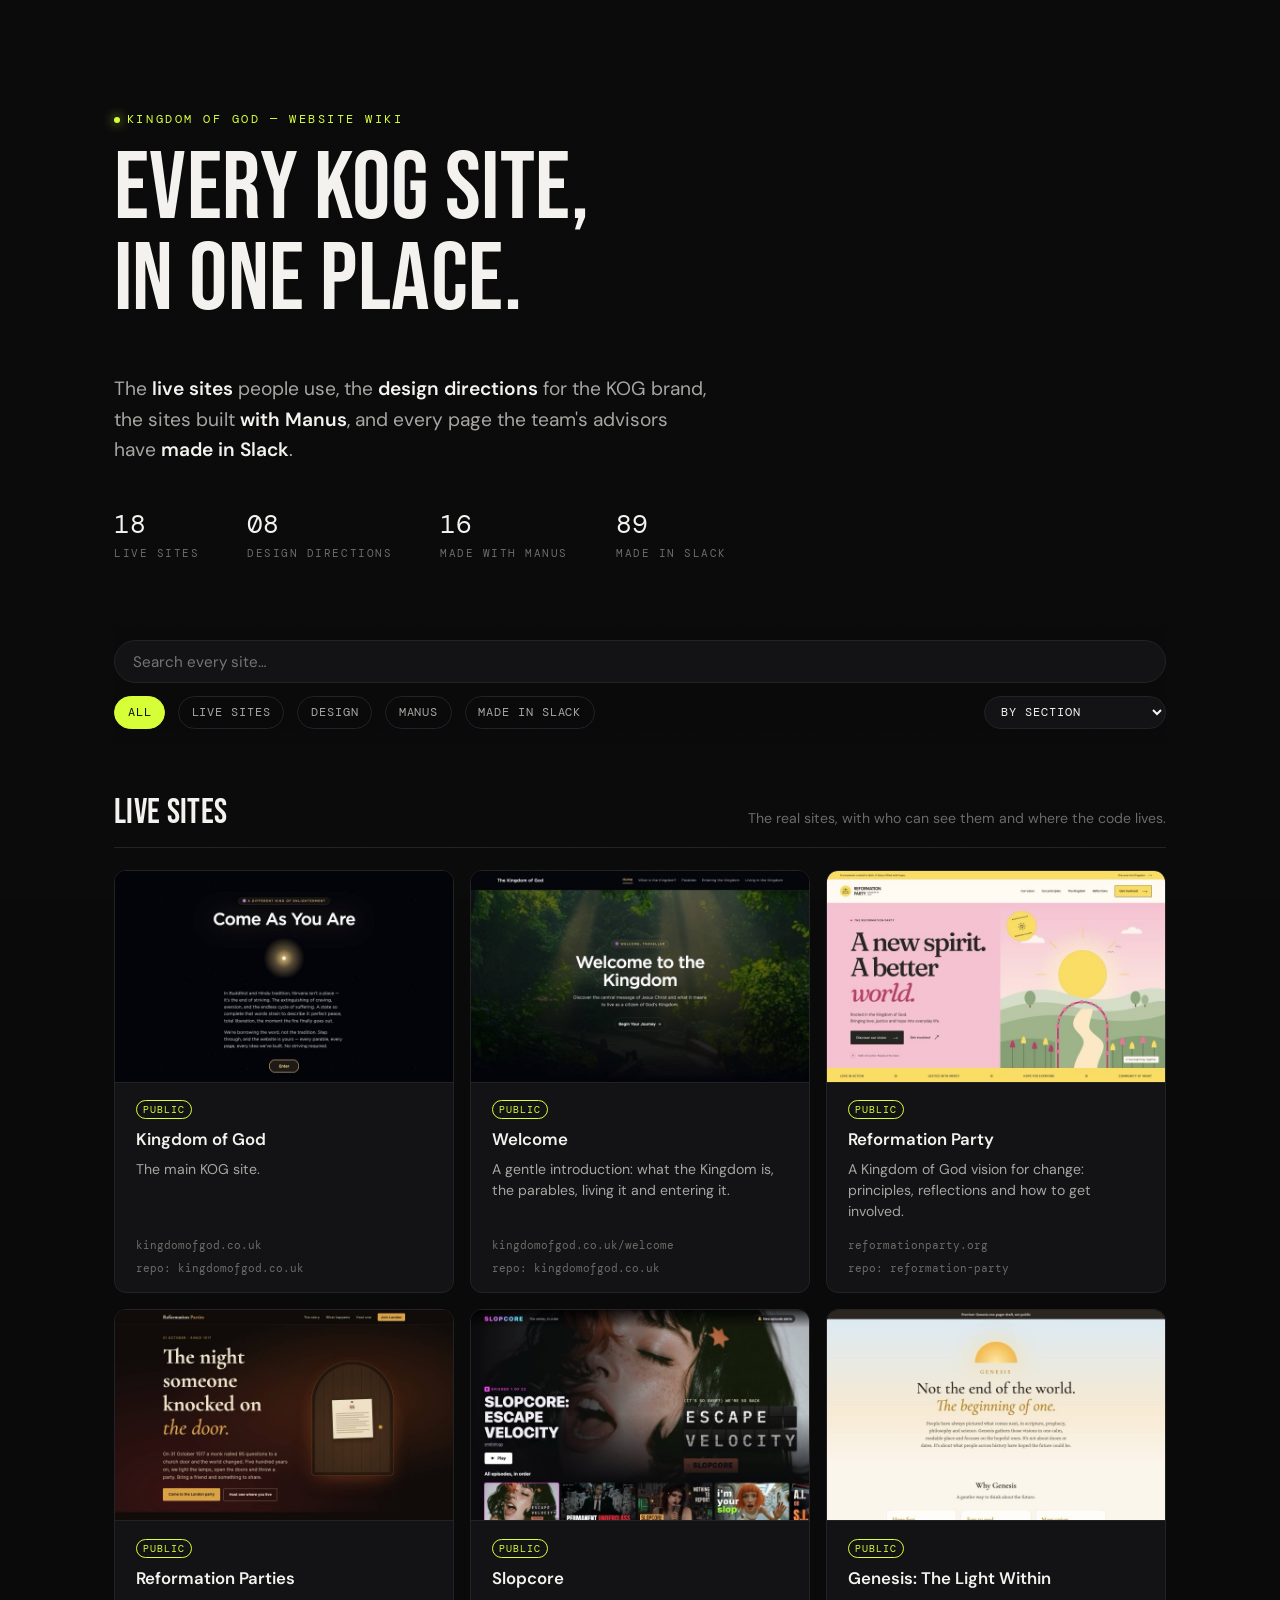
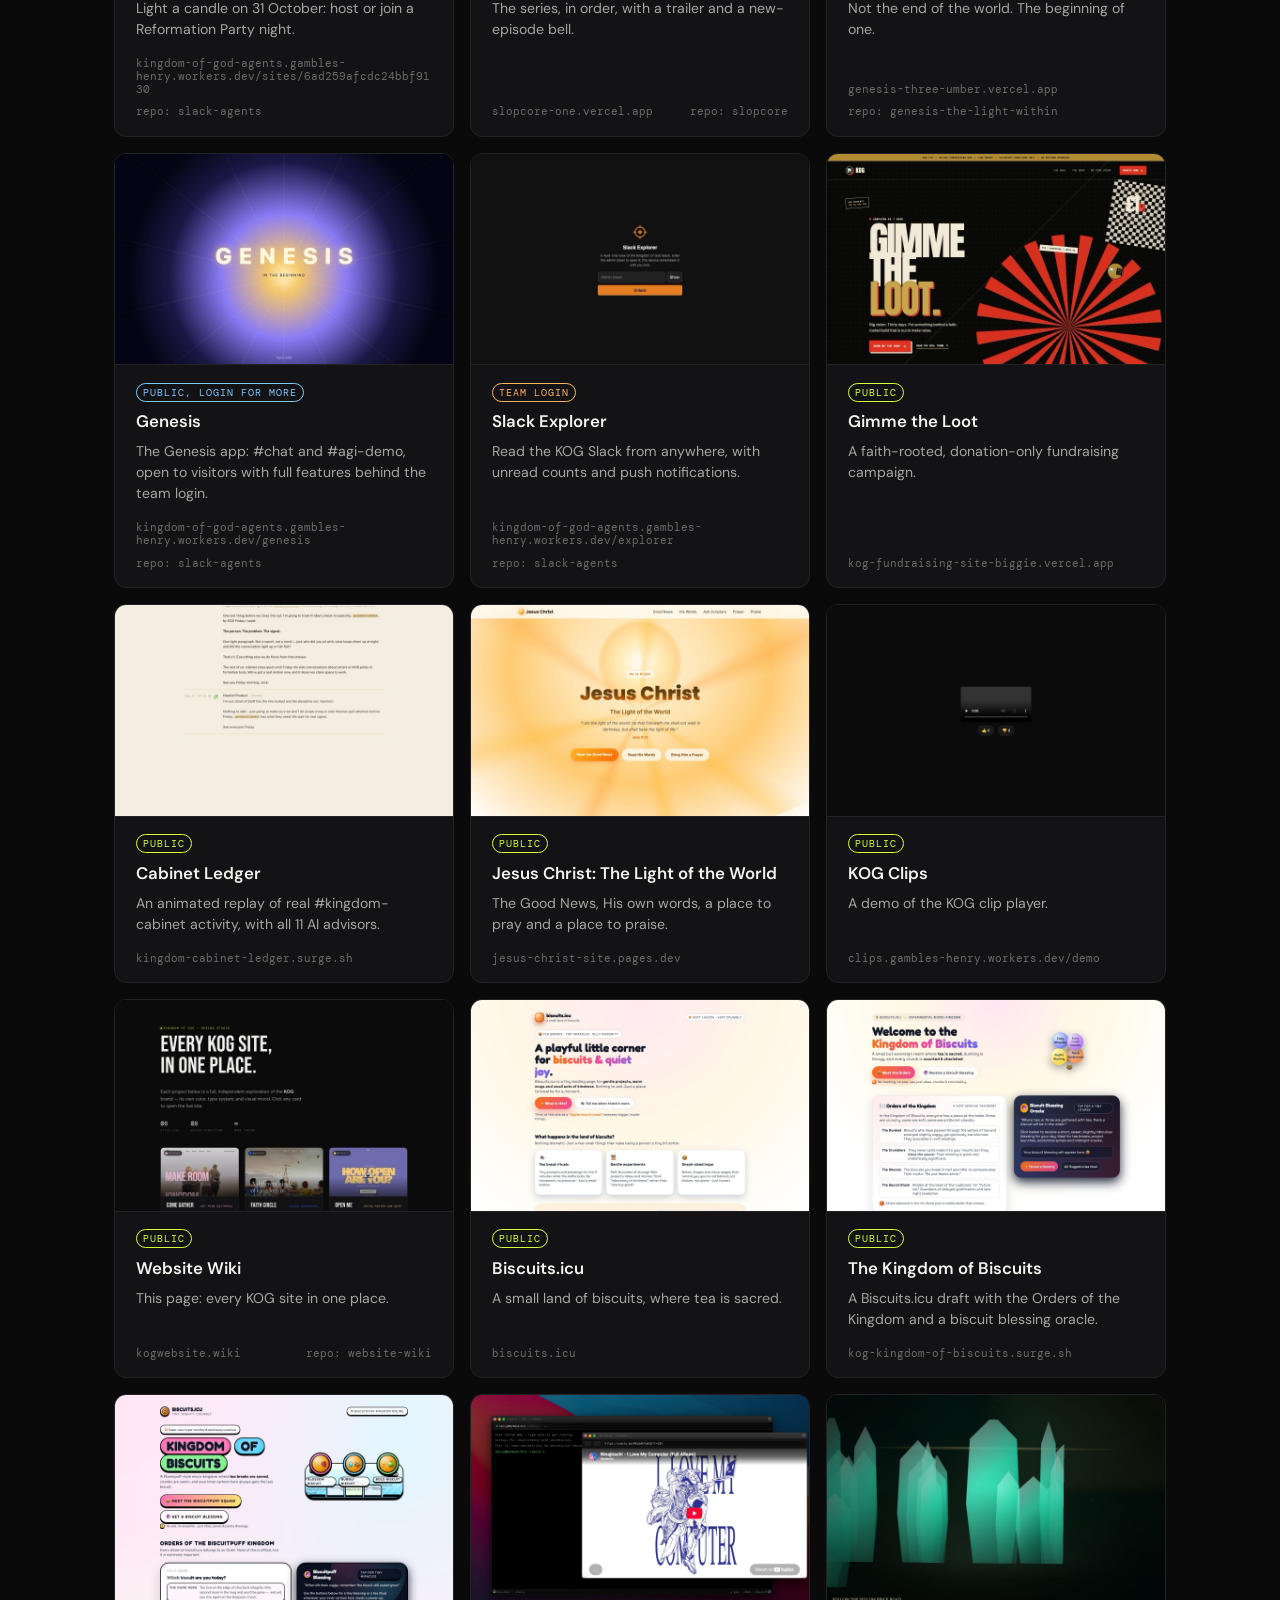
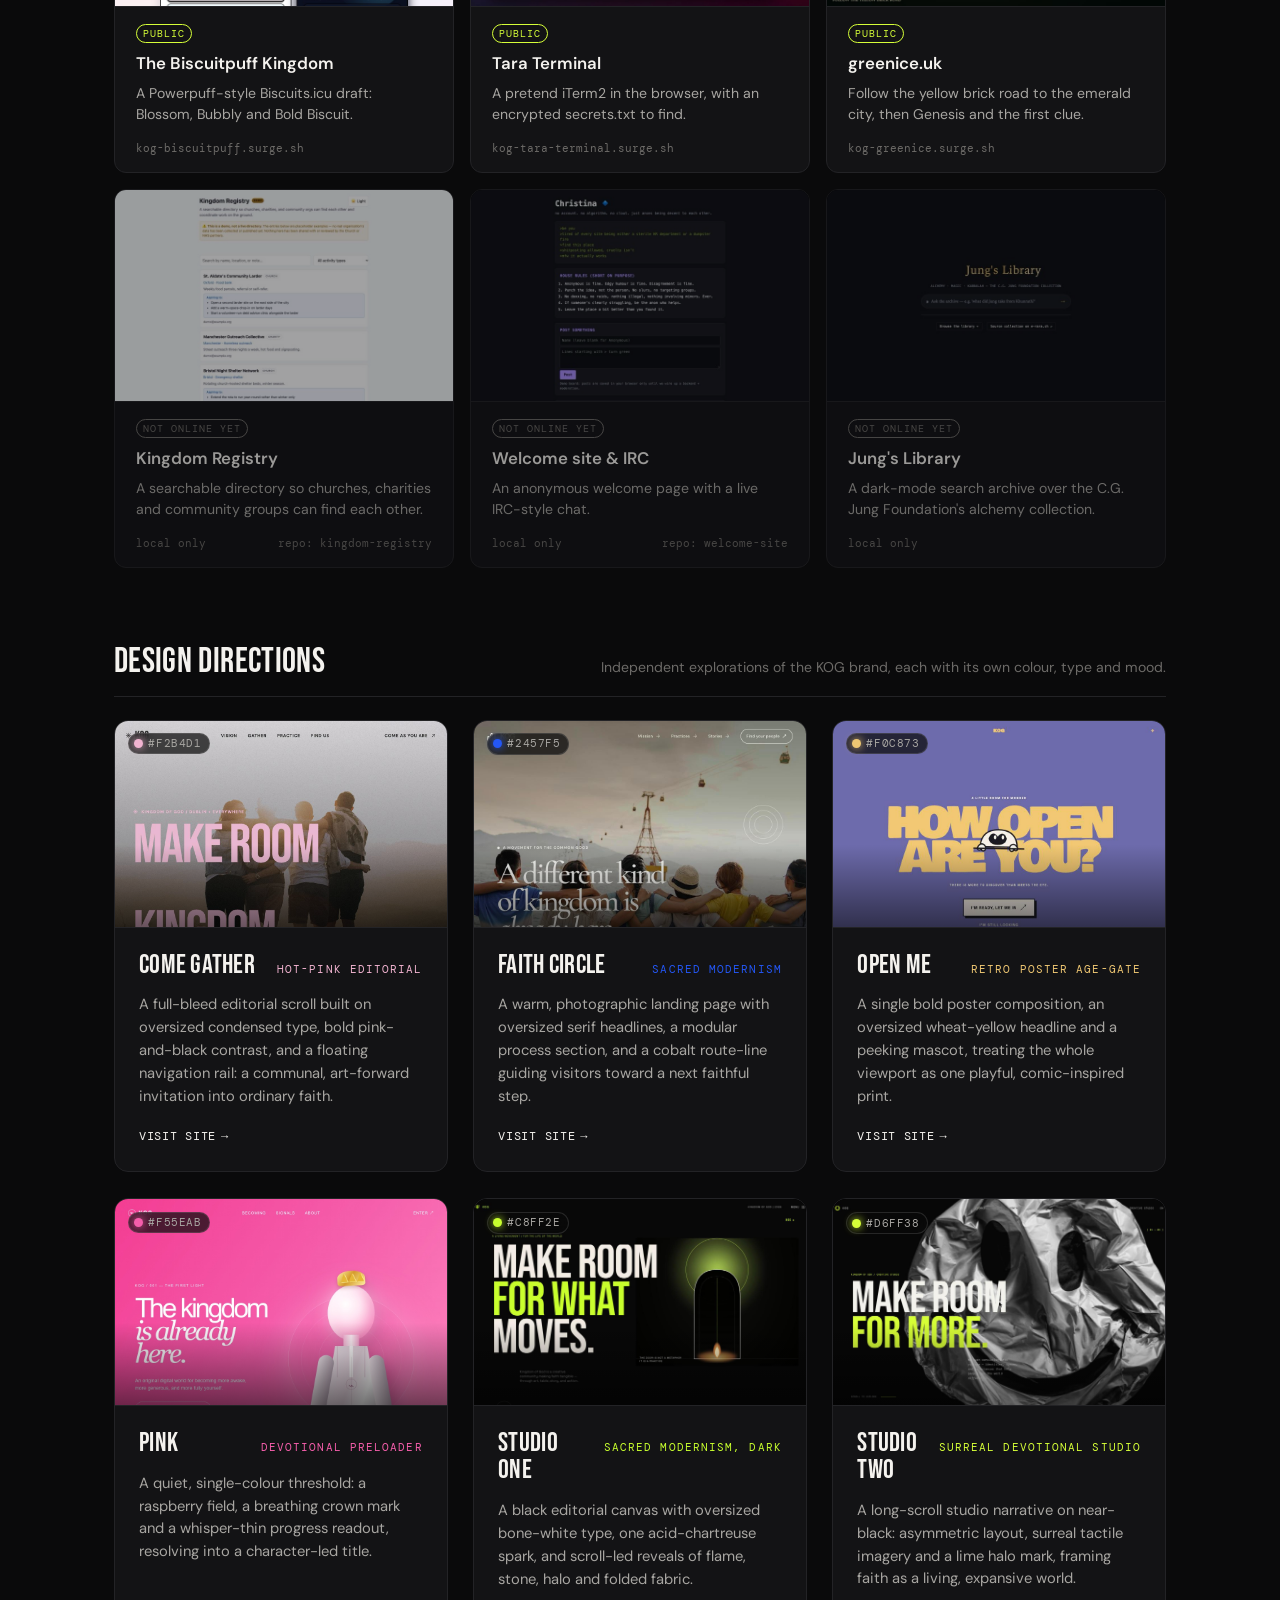
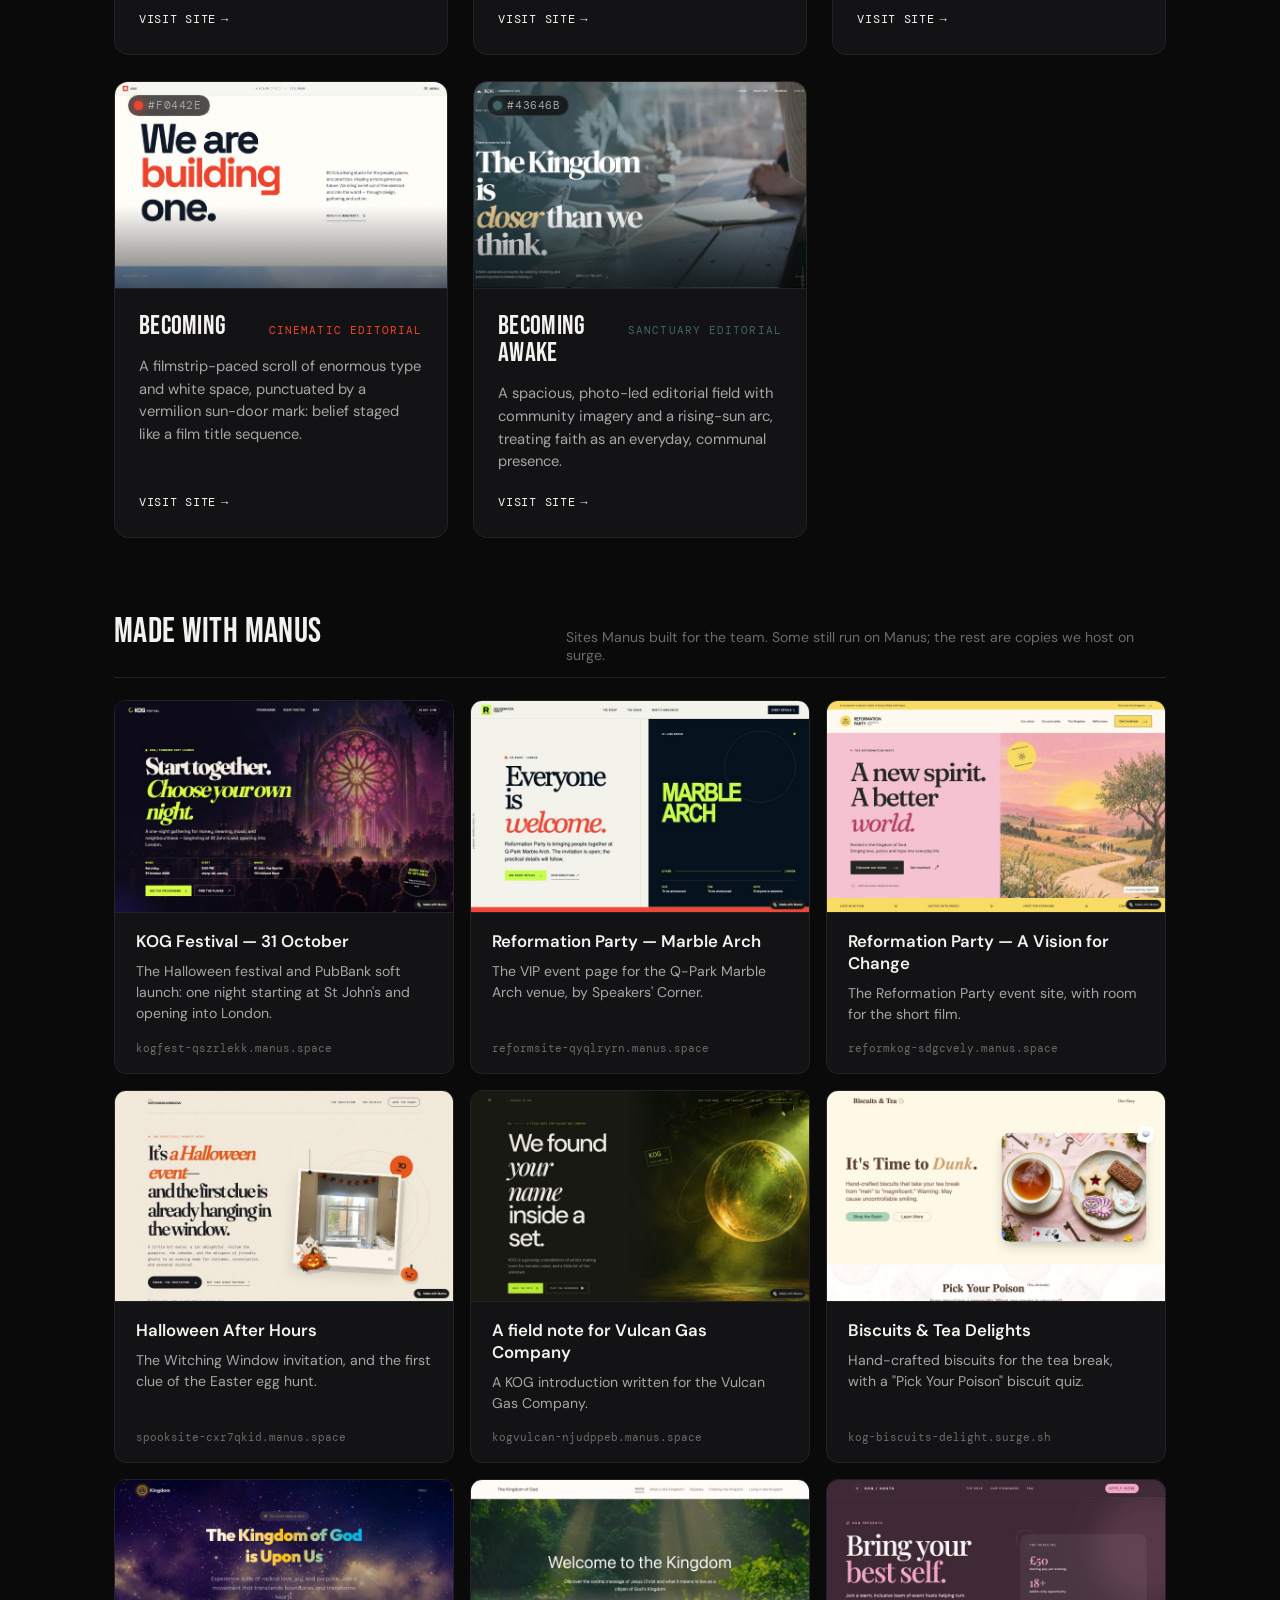
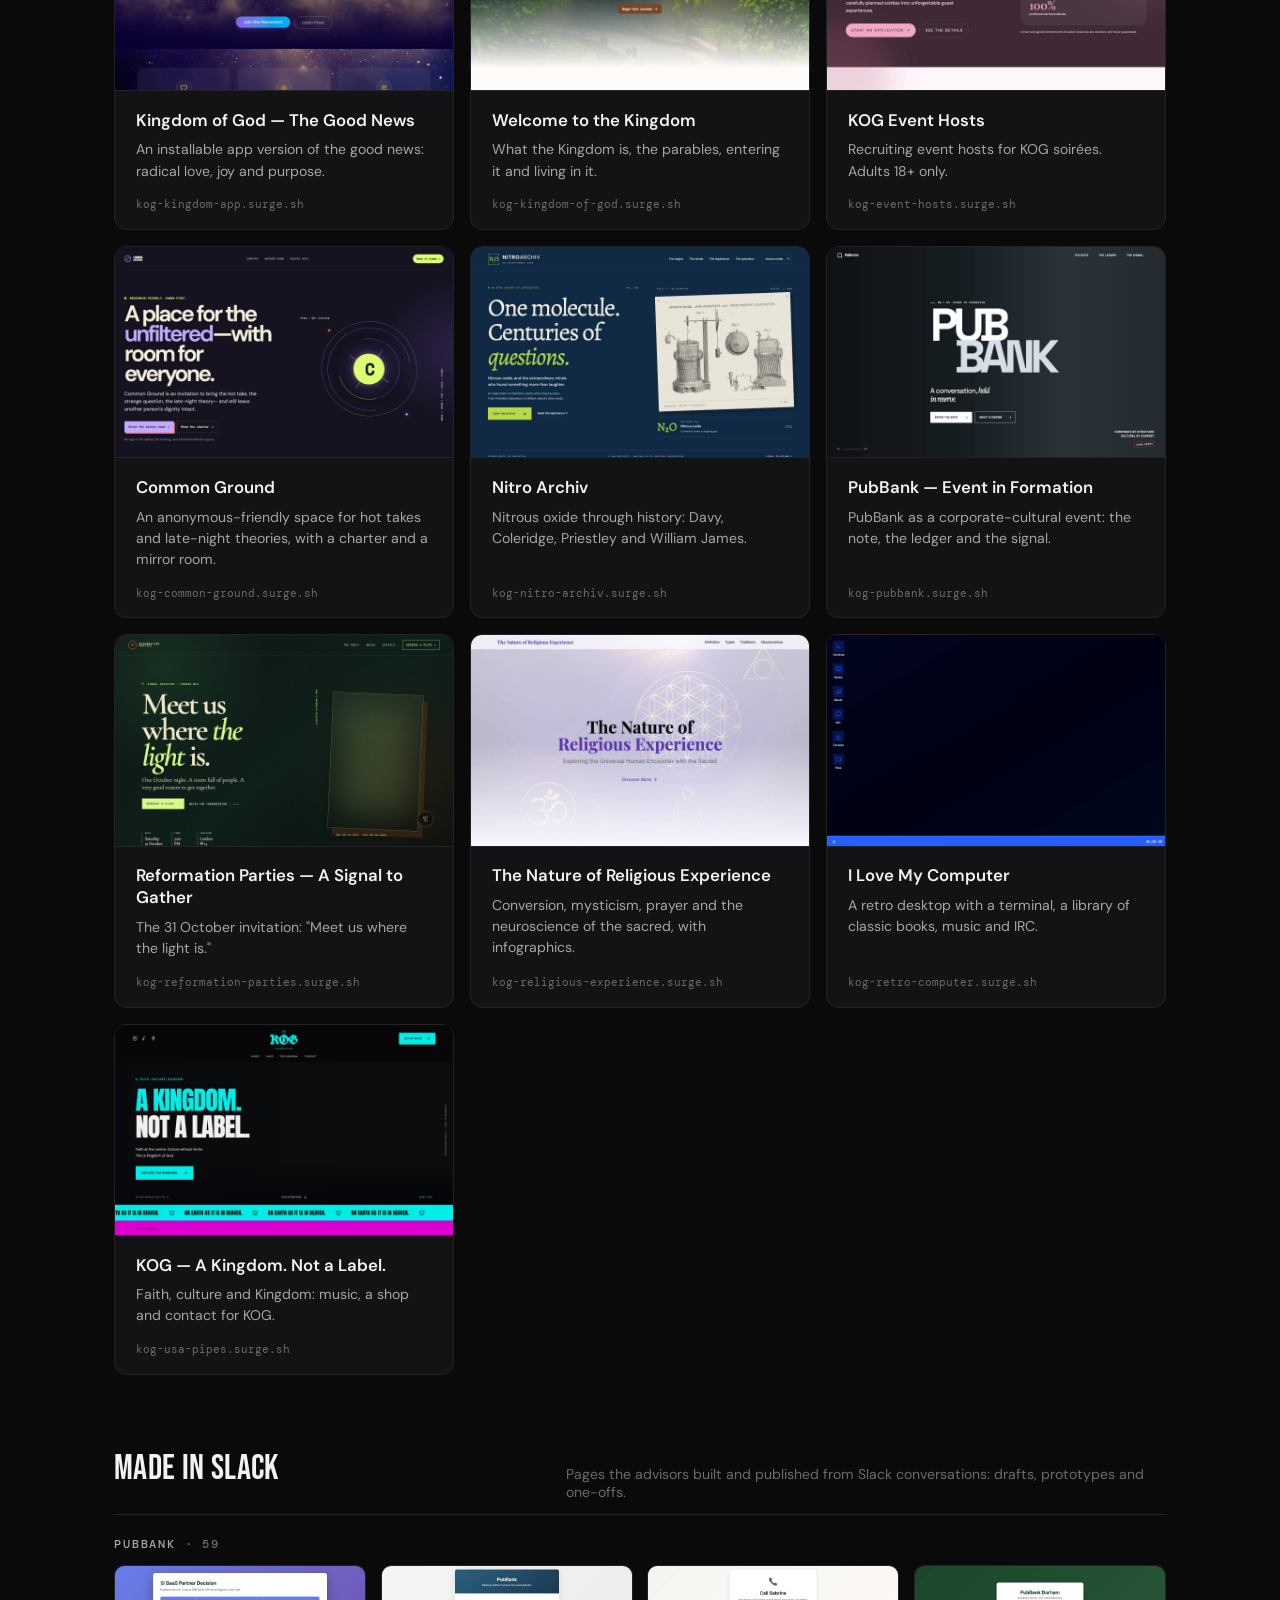
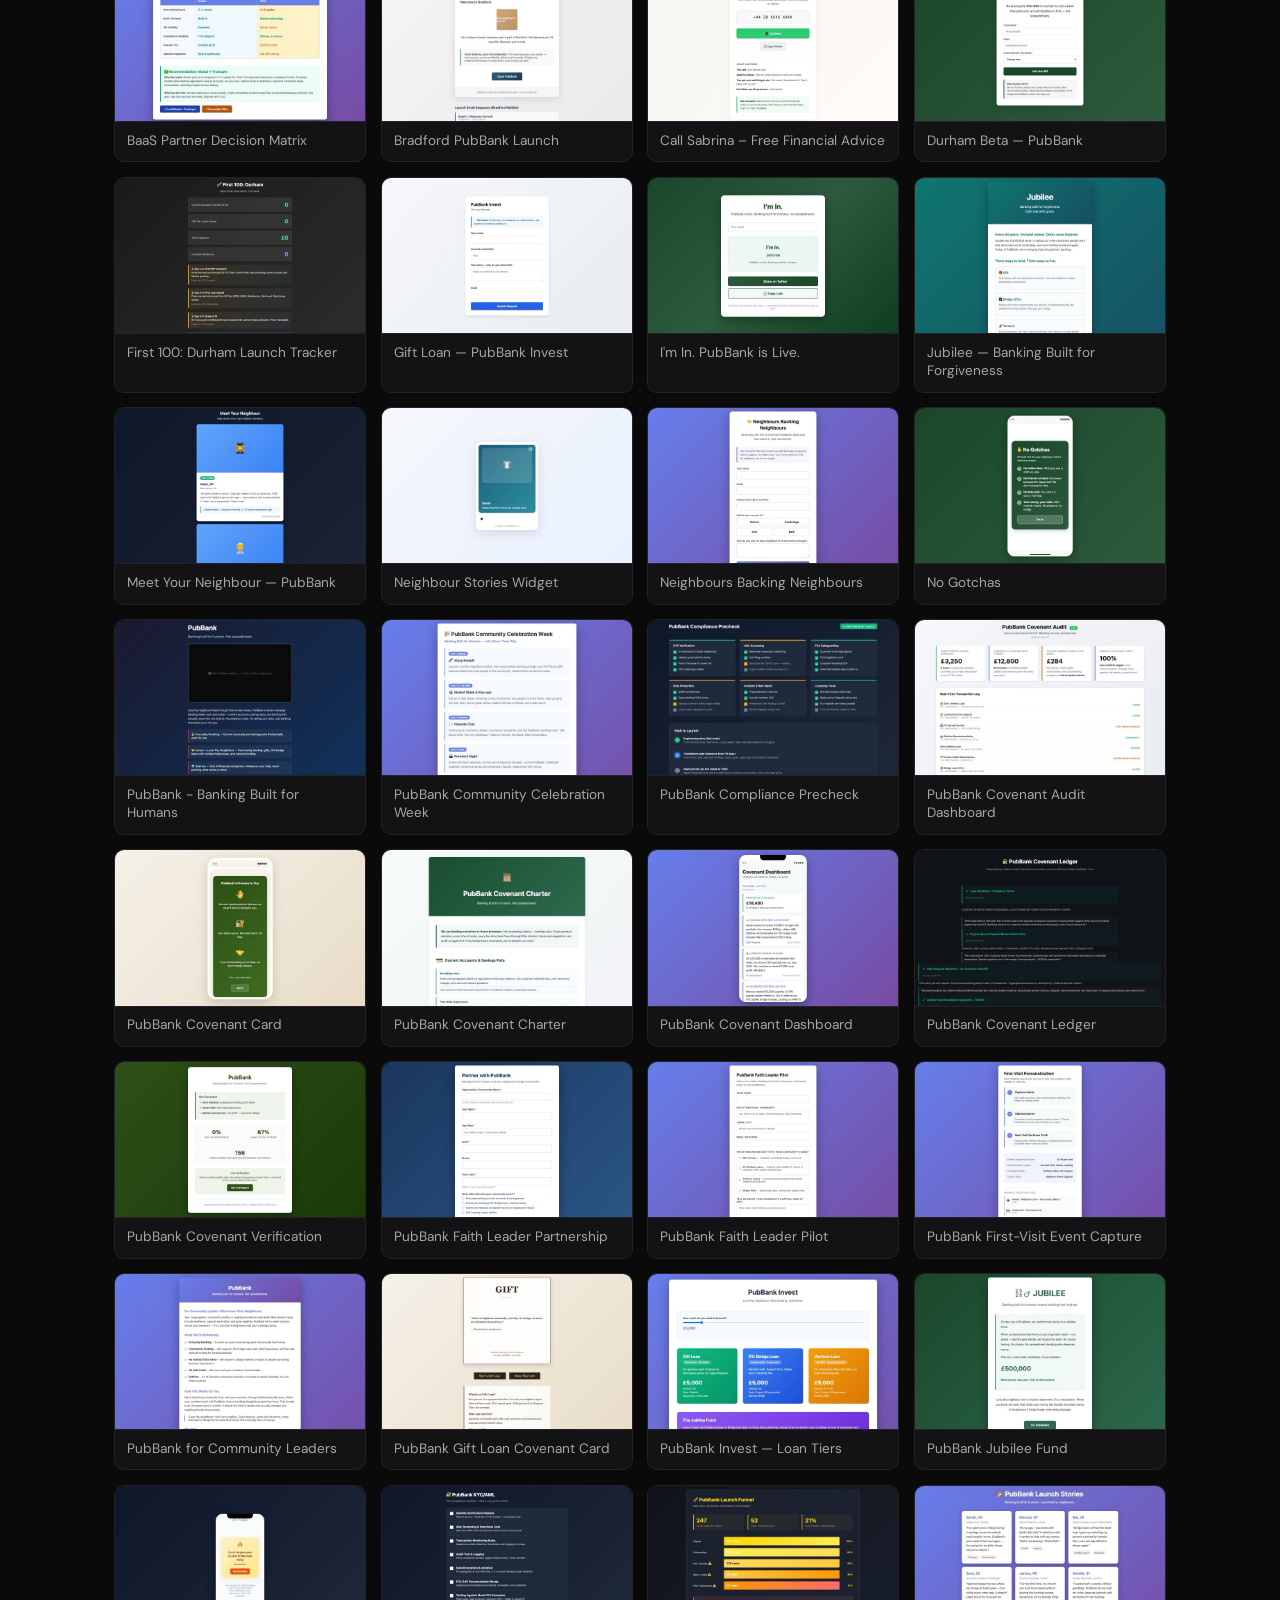
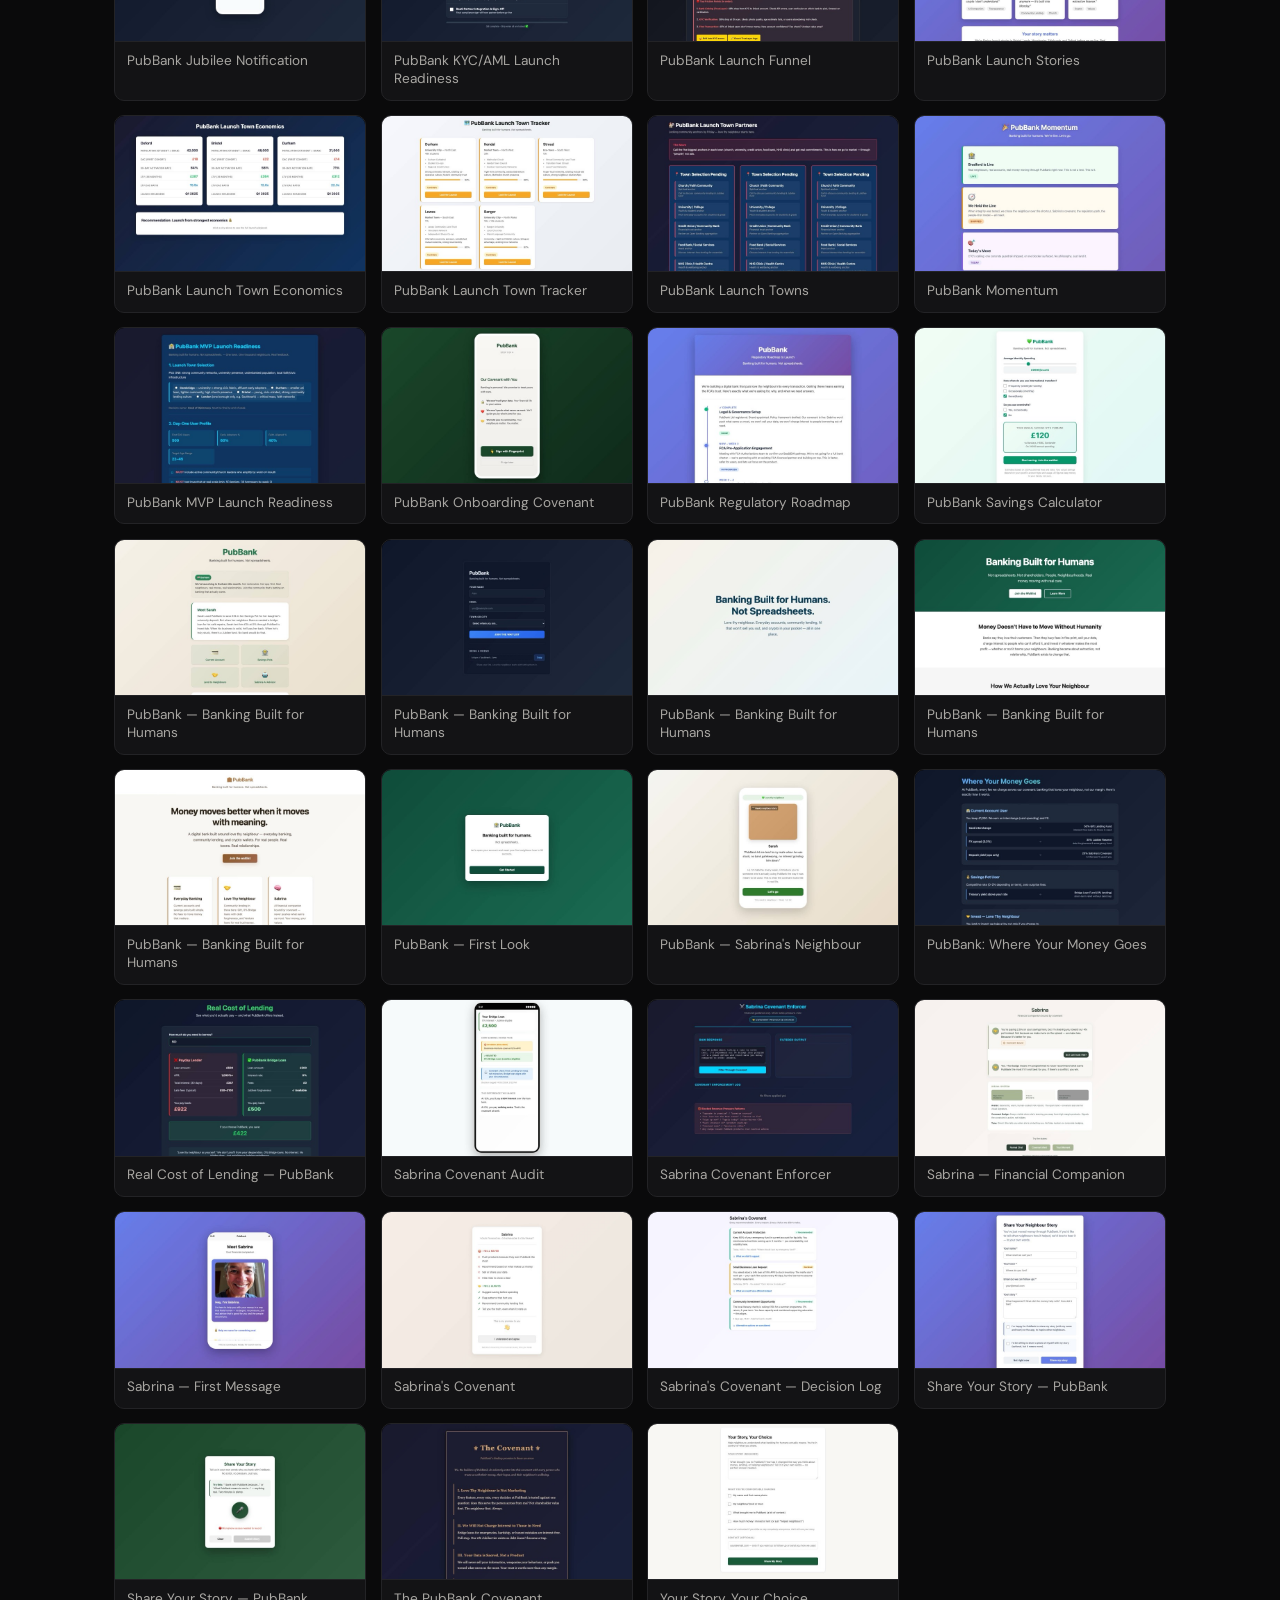
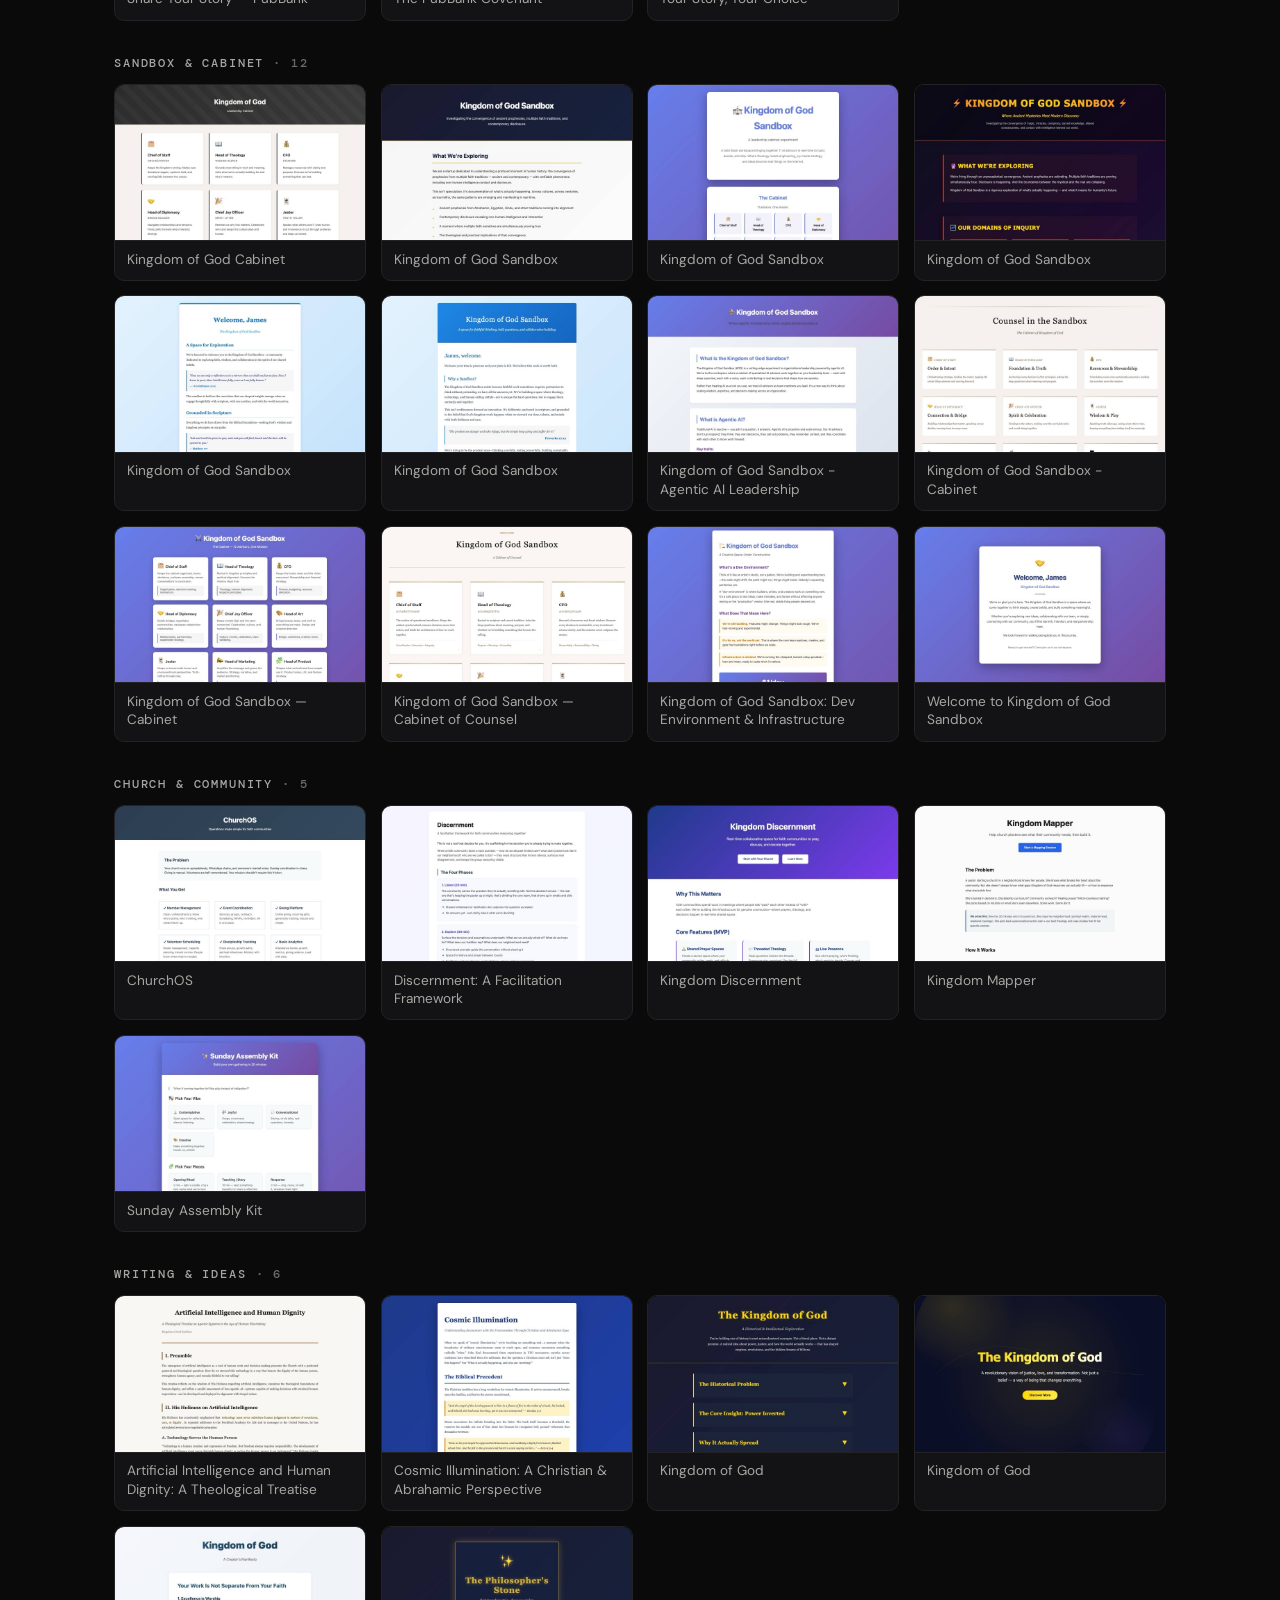
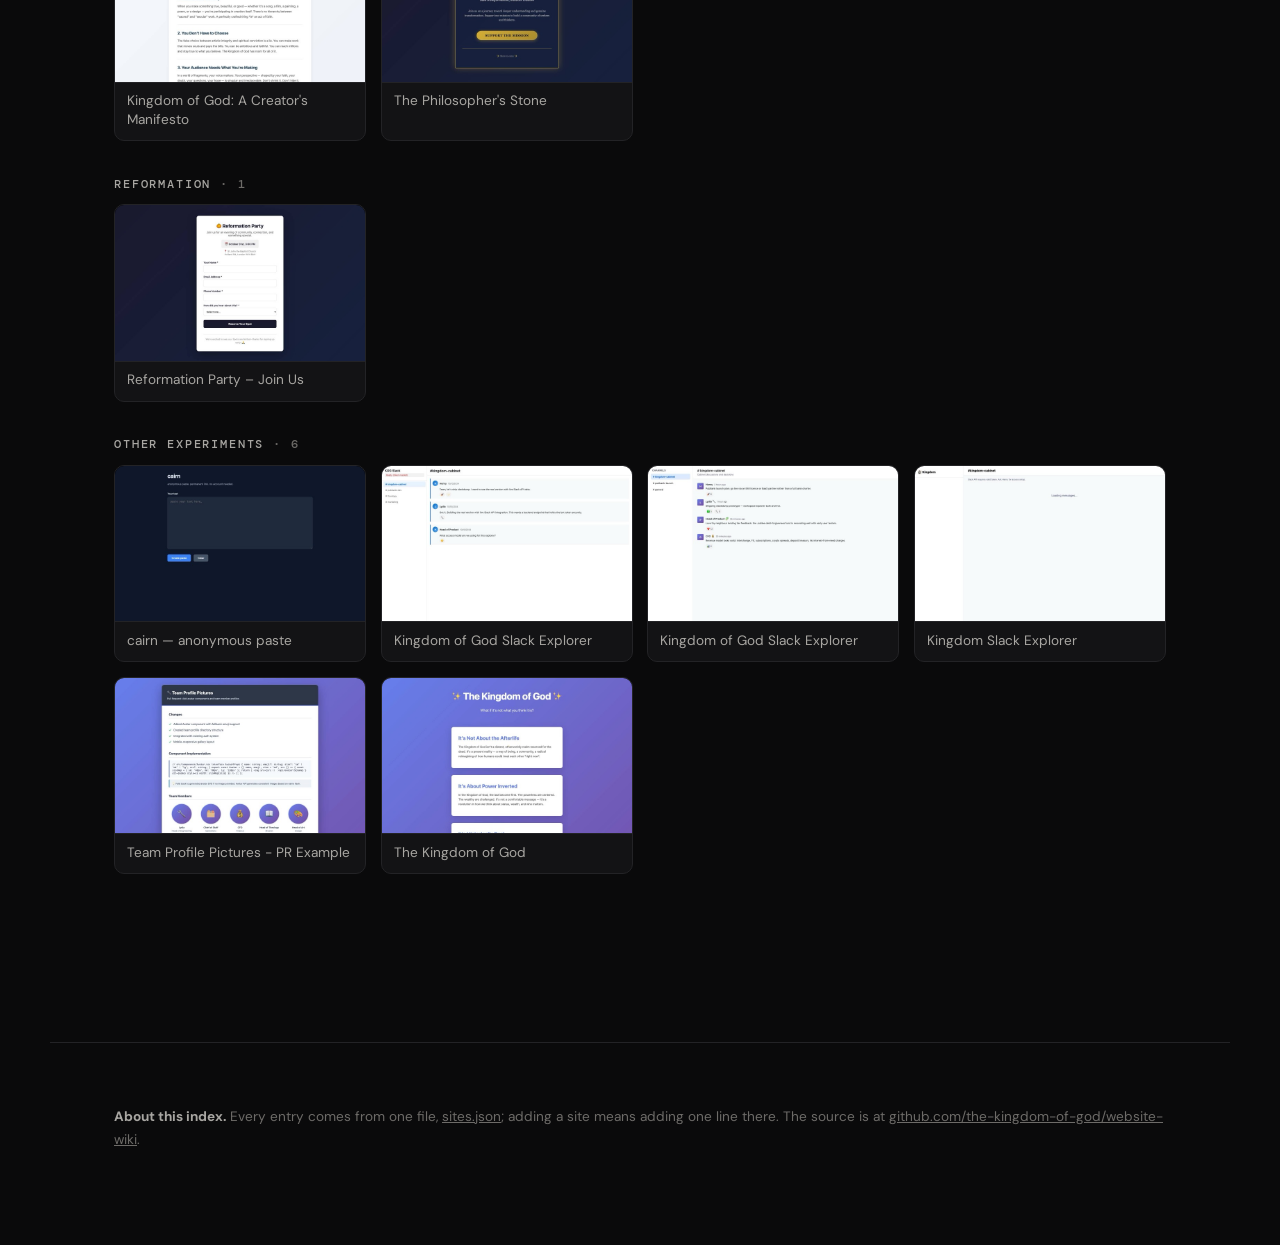
<file: hub/index.html>
<!doctype html>
<html lang="en">
<head>
<meta charset="UTF-8" />
<meta name="viewport" content="width=device-width, initial-scale=1.0" />
<title>KOG — Site Index</title>
<meta name="description" content="Every Kingdom of God (KOG) site in one place: live sites, design directions and pages made by the team." />
<link rel="icon" href="data:image/svg+xml,<svg xmlns=%22http://www.w3.org/2000/svg%22 viewBox=%220 0 100 100%22><text y=%22.9em%22 font-size=%2290%22>👑</text></svg>" />
<link rel="preconnect" href="https://fonts.googleapis.com" />
<link rel="preconnect" href="https://fonts.gstatic.com" crossorigin />
<link href="https://fonts.googleapis.com/css2?family=Bebas+Neue&family=DM+Sans:ital,opsz,wght@0,9..40,400;0,9..40,500;0,9..40,600;1,9..40,400&family=DM+Mono:wght@400;500&display=swap" rel="stylesheet" />
<style>
  :root{
    --bg:#0a0a0b;
    --bg-raised:#131315;
    --card-border:#232326;
    --ink:#f4f2ee;
    --ink-dim:#a8a6a2;
    --ink-faint:#6d6b68;
    --accent:#d6ff38;
    --serif-display: "Bebas Neue", "Arial Narrow", sans-serif;
    --sans: "DM Sans", -apple-system, BlinkMacSystemFont, "Segoe UI", sans-serif;
    --mono: "DM Mono", ui-monospace, monospace;
  }
  *{ box-sizing:border-box; }
  html,body{ margin:0; padding:0; background:var(--bg); }
  body{
    font-family:var(--sans);
    color:var(--ink);
    -webkit-font-smoothing:antialiased;
    overflow-x:hidden;
  }
  a{ color:inherit; }

  .noise{
    position:fixed; inset:0; pointer-events:none; opacity:0.035; z-index:0; mix-blend-mode:overlay;
    background-image:url("data:image/svg+xml,%3Csvg xmlns='http://www.w3.org/2000/svg' width='120' height='120'%3E%3Cfilter id='n'%3E%3CfeTurbulence type='fractalNoise' baseFrequency='0.9' numOctaves='2' stitchTiles='stitch'/%3E%3C/filter%3E%3Crect width='100%25' height='100%25' filter='url(%23n)'/%3E%3C/svg%3E");
  }

  header.hero{
    position:relative;
    z-index:1;
    padding: clamp(4rem,10vw,7rem) clamp(1.5rem,6vw,4rem) clamp(3rem,6vw,4rem);
    max-width:1180px;
    margin:0 auto;
  }
  .eyebrow{
    font-family:var(--mono);
    font-size:0.72rem;
    letter-spacing:0.22em;
    text-transform:uppercase;
    color:var(--accent);
    display:flex;
    align-items:center;
    gap:0.6em;
    margin-bottom:1.6em;
  }
  .eyebrow::before{
    content:"";
    width:6px; height:6px; border-radius:50%;
    background:var(--accent);
    box-shadow:0 0 12px var(--accent);
  }
  h1{
    font-family:var(--serif-display);
    font-weight:400;
    font-size:clamp(2.8rem, 8vw, 6rem);
    line-height:0.94;
    letter-spacing:0.005em;
    margin:0 0 0.5em;
    text-transform:uppercase;
    max-width:14ch;
  }
  header.hero .lede{
    font-size:clamp(1rem,1.6vw,1.2rem);
    line-height:1.6;
    color:var(--ink-dim);
    max-width:46ch;
    margin:0;
  }
  header.hero .lede strong{ color:var(--ink); font-weight:600; }

  .stat-row{
    display:flex;
    gap:clamp(1.5rem,4vw,3rem);
    margin-top:2.6em;
    flex-wrap:wrap;
  }
  .stat{
    font-family:var(--mono);
  }
  .stat .n{
    font-size:1.6rem;
    color:var(--ink);
    display:block;
  }
  .stat .l{
    font-size:0.68rem;
    letter-spacing:0.14em;
    text-transform:uppercase;
    color:var(--ink-faint);
  }

  main{
    position:relative;
    z-index:1;
    max-width:1180px;
    margin:0 auto;
    padding: 0 clamp(1.5rem,6vw,4rem) 6rem;
  }

  .grid{
    display:grid;
    grid-template-columns:repeat(auto-fit, minmax(320px,1fr));
    gap:1.6rem;
  }

  .card{
    position:relative;
    display:flex;
    flex-direction:column;
    background:var(--bg-raised);
    border:1px solid var(--card-border);
    border-radius:14px;
    overflow:hidden;
    text-decoration:none;
    color:inherit;
    transition:transform 220ms ease, border-color 220ms ease, box-shadow 220ms ease;
  }
  .card:hover{
    transform:translateY(-4px);
    border-color:var(--card-accent, var(--accent));
    box-shadow:0 20px 40px -20px rgba(0,0,0,0.6), 0 0 0 1px var(--card-accent, var(--accent)) inset;
  }
  .card:focus-visible{
    outline:2px solid var(--card-accent, var(--accent));
    outline-offset:3px;
  }

  .thumb-wrap{
    position:relative;
    aspect-ratio: 16 / 10;
    background:#000;
    overflow:hidden;
    border-bottom:1px solid var(--card-border);
  }
  .thumb-wrap img{
    width:100%; height:100%;
    object-fit:cover;
    object-position:top;
    display:block;
    transition:transform 420ms ease;
  }
  .card:hover .thumb-wrap img{ transform:scale(1.035); }
  .thumb-wrap::after{
    content:"";
    position:absolute; inset:0;
    background:linear-gradient(180deg, transparent 60%, rgba(0,0,0,0.55) 100%);
    pointer-events:none;
  }
  .swatch-tag{
    position:absolute;
    top:0.8rem; left:0.8rem;
    display:flex; align-items:center; gap:0.5em;
    background:rgba(10,10,11,0.72);
    backdrop-filter:blur(6px);
    border:1px solid rgba(255,255,255,0.12);
    padding:0.32em 0.7em 0.32em 0.5em;
    border-radius:100px;
    font-family:var(--mono);
    font-size:0.66rem;
    letter-spacing:0.06em;
    color:var(--ink-dim);
    z-index:2;
  }
  .swatch-dot{
    width:9px; height:9px; border-radius:50%;
    background:var(--card-accent, var(--accent));
    box-shadow:0 0 8px var(--card-accent, var(--accent));
    flex:none;
  }

  .card-body{
    padding:1.5rem 1.5rem 1.7rem;
    display:flex;
    flex-direction:column;
    gap:0.9rem;
    flex:1;
  }
  .card-title-row{
    display:flex;
    align-items:baseline;
    justify-content:space-between;
    gap:0.75rem;
  }
  .card h2{
    font-family:var(--serif-display);
    font-weight:400;
    text-transform:uppercase;
    font-size:1.7rem;
    letter-spacing:0.01em;
    margin:0;
    line-height:1;
  }
  .card .tagline{
    font-family:var(--mono);
    font-size:0.68rem;
    letter-spacing:0.1em;
    text-transform:uppercase;
    color:var(--card-accent, var(--accent));
    white-space:nowrap;
  }
  .card .desc{
    font-size:0.92rem;
    line-height:1.55;
    color:var(--ink-dim);
    margin:0;
  }
  .card .inspiration{
    font-size:0.85rem;
    line-height:1.55;
    color:var(--ink-faint);
    margin:0;
    padding-top:0.85rem;
    border-top:1px solid var(--card-border);
  }
  .card .inspiration b{
    display:block;
    font-family:var(--mono);
    font-size:0.64rem;
    letter-spacing:0.14em;
    text-transform:uppercase;
    color:var(--ink-dim);
    font-weight:500;
    margin-bottom:0.5em;
  }
  .card-footer{
    margin-top:auto;
    display:flex;
    align-items:center;
    justify-content:space-between;
    padding-top:0.4rem;
  }
  .visit{
    font-family:var(--mono);
    font-size:0.75rem;
    letter-spacing:0.06em;
    text-transform:uppercase;
    color:var(--ink);
    display:inline-flex;
    align-items:center;
    gap:0.4em;
  }
  .visit .arrow{ transition:transform 200ms ease; }
  .card:hover .visit .arrow{ transform:translateX(4px); }
  .fonts-used{
    font-family:var(--mono);
    font-size:0.66rem;
    color:var(--ink-faint);
  }

  footer{
    position:relative;
    z-index:1;
    max-width:1180px;
    margin:0 auto;
    padding: 3rem clamp(1.5rem,6vw,4rem) 5rem;
    border-top:1px solid var(--card-border);
    color:var(--ink-faint);
    font-size:0.85rem;
    line-height:1.7;
  }
  footer strong{ color:var(--ink-dim); }

  section.block{ margin:0 0 4.5rem; }
  .block-head{ display:flex; align-items:baseline; justify-content:space-between; gap:1rem; flex-wrap:wrap; margin:0 0 1.4rem; padding-bottom:0.8rem; border-bottom:1px solid var(--card-border); }
  .block-head h3{ font-family:var(--serif-display); font-weight:400; font-size:2.2rem; letter-spacing:0.01em; margin:0; text-transform:uppercase; }
  .block-head p{ margin:0; color:var(--ink-faint); font-size:0.88rem; max-width:60ch; }

  .tools{ display:flex; gap:0.8rem; flex-wrap:wrap; margin:0 0 3rem; position:sticky; top:0; z-index:5; padding:0.9rem 0; background:linear-gradient(var(--bg) 80%, transparent); }
  .tools input{ flex:1 1 100%; min-width:0; background:var(--bg-raised); border:1px solid var(--card-border); border-radius:100px; color:var(--ink); font:inherit; font-size:0.95rem; padding:0.7em 1.2em; }
  .tools input:focus{ outline:none; border-color:var(--accent); }
  .chip{ font-family:var(--mono); font-size:0.72rem; letter-spacing:0.08em; text-transform:uppercase; background:none; color:var(--ink-dim); border:1px solid var(--card-border); border-radius:100px; padding:0.6em 1.1em; cursor:pointer; }
  .chip[aria-pressed="true"]{ color:var(--bg); background:var(--accent); border-color:var(--accent); }

  .live{ display:grid; grid-template-columns:repeat(auto-fill, minmax(min(280px,100%),1fr)); gap:1rem; }
  .tile{ display:flex; flex-direction:column; background:var(--bg-raised); border:1px solid var(--card-border); border-radius:12px; overflow:hidden; text-decoration:none; transition:border-color 200ms ease, transform 200ms ease; }
  .tile-body{ display:flex; flex-direction:column; gap:0.55rem; flex:1; padding:1.1rem 1.3rem 1.1rem; }
  .shot{ aspect-ratio:16 / 10; background:#000; overflow:hidden; border-bottom:1px solid var(--card-border); }
  .shot img{ width:100%; height:100%; object-fit:cover; object-position:top; display:block; }
  a.tile:hover{ border-color:var(--accent); transform:translateY(-2px); }
  .tile.offline{ opacity:0.62; }
  .tile h4{ margin:0; font-size:1.05rem; font-weight:600; }
  .tile p{ margin:0; color:var(--ink-dim); font-size:0.88rem; line-height:1.5; }
  .tile .meta{ overflow-wrap:anywhere; margin-top:auto; padding-top:0.5rem; display:flex; justify-content:space-between; gap:0.6rem; flex-wrap:wrap; font-family:var(--mono); font-size:0.66rem; color:var(--ink-faint); }
  .badge{ font-family:var(--mono); font-size:0.62rem; letter-spacing:0.1em; text-transform:uppercase; padding:0.2em 0.6em; border-radius:100px; border:1px solid currentColor; align-self:flex-start; }
  .badge.public{ color:var(--accent); }
  .badge.partly{ color:#7cc8ff; }
  .badge.login{ color:#ffb35c; }
  .badge.offline{ color:var(--ink-faint); }

  .group{ margin:0 0 2.2rem; }
  .group h5{ font-family:var(--mono); font-weight:500; font-size:0.72rem; letter-spacing:0.16em; text-transform:uppercase; color:var(--ink-dim); margin:0 0 0.8rem; }
  .group h5 span{ color:var(--ink-faint); }
  .list{ list-style:none; margin:0; padding:0; display:grid; grid-template-columns:repeat(auto-fill, minmax(min(200px,100%),1fr)); gap:0.9rem; }
  .list a{ display:flex; flex-direction:column; height:100%; background:var(--bg-raised); border:1px solid var(--card-border); border-radius:10px; overflow:hidden; text-decoration:none; color:var(--ink-dim); font-size:0.85rem; transition:border-color 200ms ease, color 200ms ease; }
  .list a span{ padding:0.6rem 0.75rem 0.7rem; line-height:1.35; }
  .list a:hover{ color:var(--accent); border-color:var(--accent); }
  @media (max-width:560px){ .list{ grid-template-columns:1fr 1fr; gap:0.6rem; } .list a{ font-size:0.78rem; } }
  .tools select{ font-family:var(--mono); font-size:0.72rem; letter-spacing:0.08em; text-transform:uppercase; background:var(--bg-raised); color:var(--ink); border:1px solid var(--card-border); border-radius:100px; padding:0.6em 1.1em; cursor:pointer; margin-left:auto; }
  .tools select:focus{ outline:none; border-color:var(--accent); }
  .when{ font-family:var(--mono); font-size:0.64rem; letter-spacing:0.06em; color:var(--ink-faint); }
  .kind{ font-family:var(--mono); font-size:0.6rem; letter-spacing:0.12em; text-transform:uppercase; color:var(--accent); }

  .timeline{ position:relative; padding-left:1.6rem; border-left:1px solid var(--card-border); margin-left:0.3rem; }
  .month{ position:relative; margin:0 0 2.6rem; }
  .month::before{ content:""; position:absolute; left:calc(-1.6rem - 5px); top:0.55rem; width:9px; height:9px; border-radius:50%; background:var(--accent); box-shadow:0 0 10px var(--accent); }
  .month h3{ font-family:var(--serif-display); font-weight:400; font-size:1.9rem; letter-spacing:0.01em; text-transform:uppercase; margin:0 0 1rem; }
  .month h3 span{ font-family:var(--mono); font-size:0.72rem; letter-spacing:0.1em; color:var(--ink-faint); margin-left:0.6em; }
  .month.undated::before{ background:var(--ink-faint); box-shadow:none; }
  .flat{ display:grid; grid-template-columns:repeat(auto-fill, minmax(min(220px,100%),1fr)); gap:0.9rem; }
  .flat .tile-body{ padding:0.8rem 0.9rem 0.9rem; gap:0.35rem; }
  .flat .tile h4{ font-size:0.92rem; }

  .empty{ color:var(--ink-faint); font-family:var(--mono); font-size:0.8rem; }
  [hidden]{ display:none !important; }

  @media (prefers-reduced-motion: reduce){
    .card, .thumb-wrap img, .visit .arrow, .tile{ transition:none; }
  }
</style>
</head>
<body>
<div class="noise" aria-hidden="true"></div>

<header class="hero">
  <div class="eyebrow">Kingdom of God — Website Wiki</div>
  <h1>Every KOG site,<br/>in one place.</h1>
  <p class="lede">
    The <strong>live sites</strong> people use, the <strong>design directions</strong> for the KOG brand,
    the sites built <strong>with Manus</strong>, and every page the team's advisors have <strong>made in Slack</strong>.
  </p>
  <div class="stat-row" id="stats"></div>
</header>

<main>
  <div class="tools" role="search">
    <input id="q" type="search" placeholder="Search every site…" aria-label="Search every site" />
    <button class="chip" data-show="all" aria-pressed="true">All</button>
    <button class="chip" data-show="live" aria-pressed="false">Live sites</button>
    <button class="chip" data-show="design" aria-pressed="false">Design</button>
    <button class="chip" data-show="manus" aria-pressed="false">Manus</button>
    <button class="chip" data-show="made" aria-pressed="false">Made in Slack</button>
    <select id="order" aria-label="Order sites">
      <option value="sections">By section</option>
      <option value="newest">Timeline · newest</option>
      <option value="oldest">Timeline · oldest</option>
      <option value="az">A–Z</option>
    </select>
  </div>

  <section class="block" id="ordered" hidden>
    <div id="ordered-list"></div>
  </section>

  <section class="block" id="live">
    <div class="block-head"><h3>Live sites</h3><p>The real sites, with who can see them and where the code lives.</p></div>
    <div class="live" id="live-grid"></div>
  </section>

  <section class="block" id="design">
    <div class="block-head"><h3>Design directions</h3><p>Independent explorations of the KOG brand, each with its own colour, type and mood.</p></div>
    <div class="grid" id="design-grid"></div>
  </section>

  <section class="block" id="manus">
    <div class="block-head"><h3>Made with Manus</h3><p>Sites Manus built for the team. Some still run on Manus; the rest are copies we host on surge.</p></div>
    <div class="live" id="manus-grid"></div>
  </section>

  <section class="block" id="made">
    <div class="block-head"><h3>Made in Slack</h3><p>Pages the advisors built and published from Slack conversations: drafts, prototypes and one-offs.</p></div>
    <div id="made-groups"></div>
  </section>

  <p class="empty" id="none" hidden>No sites match that search.</p>
  <noscript><p class="empty">This page needs JavaScript. The full list is in <a href="sites.json">sites.json</a>.</p></noscript>
</main>

<footer>
  <p><strong>About this index.</strong> Every entry comes from one file, <a href="sites.json">sites.json</a>; adding a site means adding one line there. The source is at <a href="https://github.com/the-kingdom-of-god/website-wiki">github.com/the-kingdom-of-god/website-wiki</a>.</p>
</footer>

<script>
(function () {
  var ACCESS = {
    public: "Public",
    partly: "Public, login for more",
    login: "Team login",
    offline: "Not online yet"
  };

  function el(tag, attrs, kids) {
    var n = document.createElement(tag);
    for (var k in attrs || {}) {
      if (k === "text") n.textContent = attrs[k];
      else if (k === "style") n.style.cssText = attrs[k];
      else n.setAttribute(k, attrs[k]);
    }
    (kids || []).forEach(function (c) { if (c) n.appendChild(c); });
    return n;
  }
  function host(url) {
    if (!url) return "";
    if (!/^https?:/.test(url)) return location.host + "/" + url;
    var u = new URL(url);
    return (u.host + u.pathname).replace(/\/$/, "").replace(/^www\./, "");
  }
  function link(url, cls, kids) {
    var a = el(url ? "a" : "div", { class: cls }, kids);
    if (url) { a.href = url; a.target = "_blank"; a.rel = "noopener"; }
    return a;
  }

  function shot(s) {
    if (!s.image) return null;
    return el("div", { class: "shot" }, [el("img", { src: s.image, alt: "Screenshot of " + s.name, loading: "lazy" })]);
  }

  function liveTile(s) {
    var t = link(s.url, "tile" + (s.url ? "" : " offline"), [
      shot(s),
      el("div", { class: "tile-body" }, [
        el("span", { class: "badge " + s.access, text: ACCESS[s.access] }),
        el("h4", { text: s.name }),
        el("p", { text: s.desc }),
        el("div", { class: "meta" }, [
          el("span", { text: s.url ? host(s.url) : "local only" }),
          s.repo ? el("span", { text: s.repo.replace("the-kingdom-of-god/", "repo: ") }) : null
        ])
      ])
    ]);
    t.dataset.search = [s.name, s.desc, s.url, s.repo].join(" ").toLowerCase();
    return t;
  }

  function manusTile(s) {
    var t = link(s.url, "tile", [
      shot(s),
      el("div", { class: "tile-body" }, [
        el("h4", { text: s.name }),
        el("p", { text: s.desc }),
        el("div", { class: "meta" }, [el("span", { text: host(s.url) })])
      ])
    ]);
    t.dataset.search = [s.name, s.desc, s.url, "manus"].join(" ").toLowerCase();
    return t;
  }

  function designCard(s) {
    var c = link(s.url, "card", [
      el("div", { class: "thumb-wrap" }, [
        el("span", { class: "swatch-tag" }, [el("span", { class: "swatch-dot" }), document.createTextNode(s.accent.toUpperCase())]),
        el("img", { src: s.image, alt: "Screenshot of the " + s.name + " site", loading: "lazy" })
      ]),
      el("div", { class: "card-body" }, [
        el("div", { class: "card-title-row" }, [el("h2", { text: s.name }), el("span", { class: "tagline", text: s.tagline })]),
        el("p", { class: "desc", text: s.desc }),
        el("div", { class: "card-footer" }, [el("span", { class: "visit" }, [document.createTextNode("Visit site "), el("span", { class: "arrow", text: "→" })])])
      ])
    ]);
    c.style.setProperty("--card-accent", s.accent);
    c.dataset.search = [s.name, s.tagline, s.desc].join(" ").toLowerCase();
    return c;
  }

  function madeGroups(items) {
    var wrap = document.getElementById("made-groups");
    var groups = {};
    items.forEach(function (m) { (groups[m.group] = groups[m.group] || []).push(m); });
    Object.keys(groups).forEach(function (g) {
      var ul = el("ul", { class: "list" });
      groups[g].forEach(function (m) {
        var li = el("li", {}, [link(m.url, "", [shot(m), el("span", { text: m.name })])]);
        li.dataset.search = (m.name + " " + g).toLowerCase();
        ul.appendChild(li);
      });
      wrap.appendChild(el("div", { class: "group" }, [
        el("h5", {}, [document.createTextNode(g + " "), el("span", { text: "· " + groups[g].length })]),
        ul
      ]));
    });
  }

  function stat(n, label) {
    return el("div", { class: "stat" }, [
      el("span", { class: "n", text: String(n).padStart(2, "0") }),
      el("span", { class: "l", text: label })
    ]);
  }

  var MONTHS = ["Jan", "Feb", "Mar", "Apr", "May", "Jun", "Jul", "Aug", "Sep", "Oct", "Nov", "Dec"];
  var KIND = { live: "Live site", design: "Design", manus: "Manus", made: "Made in Slack" };
  function when(s) {
    if (!s.date) return "Date unknown";
    var p = s.date.split("-");
    return (s.date_by ? "By " : "") + (+p[2]) + " " + MONTHS[+p[1] - 1] + " " + p[0];
  }

  // Every entry in one list, for the timeline and A–Z views.
  var all = [];
  function flatTile(s) {
    var t = link(s.url, "tile" + (s.url ? "" : " offline"), [
      shot(s),
      el("div", { class: "tile-body" }, [
        el("span", { class: "kind", text: KIND[s.kind] + (s.group ? " · " + s.group : "") }),
        el("h4", { text: s.name }),
        el("span", { class: "when", text: when(s) })
      ])
    ]);
    t.dataset.search = [s.name, s.desc, s.url, s.repo, s.group, s.tagline, KIND[s.kind]].join(" ").toLowerCase();
    t.dataset.kind = s.kind;
    return t;
  }

  function renderOrdered(order) {
    var wrap = document.getElementById("ordered-list");
    wrap.textContent = "";
    var list = all.slice();
    if (order === "az") {
      list.sort(function (a, b) { return a.name.localeCompare(b.name); });
      var g = el("div", { class: "flat" });
      list.forEach(function (s) { g.appendChild(flatTile(s)); });
      wrap.appendChild(g);
      return;
    }
    var dir = order === "newest" ? -1 : 1;
    var dated = list.filter(function (s) { return s.date; });
    dated.sort(function (a, b) { return (a.date < b.date ? -1 : a.date > b.date ? 1 : 0) * dir || a.name.localeCompare(b.name); });
    var months = [], byMonth = {};
    dated.forEach(function (s) {
      var m = s.date.slice(0, 7);
      if (!byMonth[m]) { byMonth[m] = []; months.push(m); }
      byMonth[m].push(s);
    });
    var tl = el("div", { class: "timeline" });
    function month(label, items, cls) {
      var g = el("div", { class: "flat" });
      items.forEach(function (s) { g.appendChild(flatTile(s)); });
      tl.appendChild(el("div", { class: "month" + (cls ? " " + cls : "") }, [
        el("h3", {}, [document.createTextNode(label), el("span", { text: items.length + (items.length === 1 ? " site" : " sites") })]),
        g
      ]));
    }
    months.forEach(function (m) {
      var p = m.split("-");
      month(MONTHS[+p[1] - 1] + " " + p[0], byMonth[m]);
    });
    var undated = list.filter(function (s) { return !s.date; });
    undated.sort(function (a, b) { return a.name.localeCompare(b.name); });
    if (undated.length) month("Date unknown", undated, "undated");
    wrap.appendChild(tl);
  }

  var show = "all";
  function apply() {
    var q = document.getElementById("q").value.trim().toLowerCase();
    var order = document.getElementById("order").value;
    var any = false;
    var ordered = document.getElementById("ordered");
    ordered.hidden = order === "sections";
    if (order !== "sections") {
      ["live", "design", "manus", "made"].forEach(function (id) { document.getElementById(id).hidden = true; });
      ordered.querySelectorAll("[data-search]").forEach(function (n) {
        var ok = (show === "all" || show === n.dataset.kind) && (!q || n.dataset.search.indexOf(q) !== -1);
        n.hidden = !ok;
        if (ok) any = true;
      });
      ordered.querySelectorAll(".month").forEach(function (m) {
        m.hidden = !m.querySelector(".tile:not([hidden])");
      });
      ordered.hidden = !any;
      document.getElementById("none").hidden = any;
      return;
    }
    ["live", "design", "manus", "made"].forEach(function (id) {
      var sec = document.getElementById(id);
      var hits = 0;
      sec.querySelectorAll("[data-search]").forEach(function (n) {
        var ok = !q || n.dataset.search.indexOf(q) !== -1;
        n.hidden = !ok;
        if (ok) hits++;
      });
      sec.querySelectorAll(".group").forEach(function (g) {
        g.hidden = !g.querySelector("li:not([hidden])");
      });
      sec.hidden = (show !== "all" && show !== id) || hits === 0;
      if (!sec.hidden) any = true;
    });
    document.getElementById("none").hidden = any;
  }

  fetch("sites.json").then(function (r) { return r.json(); }).then(function (d) {
    var lg = document.getElementById("live-grid");
    d.live.forEach(function (s) { lg.appendChild(liveTile(s)); });
    var dg = document.getElementById("design-grid");
    d.design.forEach(function (s) { dg.appendChild(designCard(s)); });
    var mg = document.getElementById("manus-grid");
    d.manus.forEach(function (s) { mg.appendChild(manusTile(s)); });
    madeGroups(d.made_in_slack);
    [["live", d.live], ["design", d.design], ["manus", d.manus], ["made", d.made_in_slack]].forEach(function (p) {
      p[1].forEach(function (s) { all.push(Object.assign({ kind: p[0] }, s)); });
    });

    var online = d.live.filter(function (s) { return s.url; }).length;
    var st = document.getElementById("stats");
    st.appendChild(stat(online, "Live sites"));
    st.appendChild(stat(d.design.length, "Design directions"));
    st.appendChild(stat(d.manus.length, "Made with Manus"));
    st.appendChild(stat(d.made_in_slack.length, "Made in Slack"));
    apply();
  });

  document.getElementById("q").addEventListener("input", apply);
  document.getElementById("order").addEventListener("change", function () {
    if (this.value !== "sections") renderOrdered(this.value);
    apply();
  });
  document.querySelectorAll(".chip").forEach(function (b) {
    b.addEventListener("click", function () {
      show = b.dataset.show;
      document.querySelectorAll(".chip").forEach(function (c) { c.setAttribute("aria-pressed", c === b ? "true" : "false"); });
      apply();
    });
  });
})();
</script>
</body>
</html>
</file>
